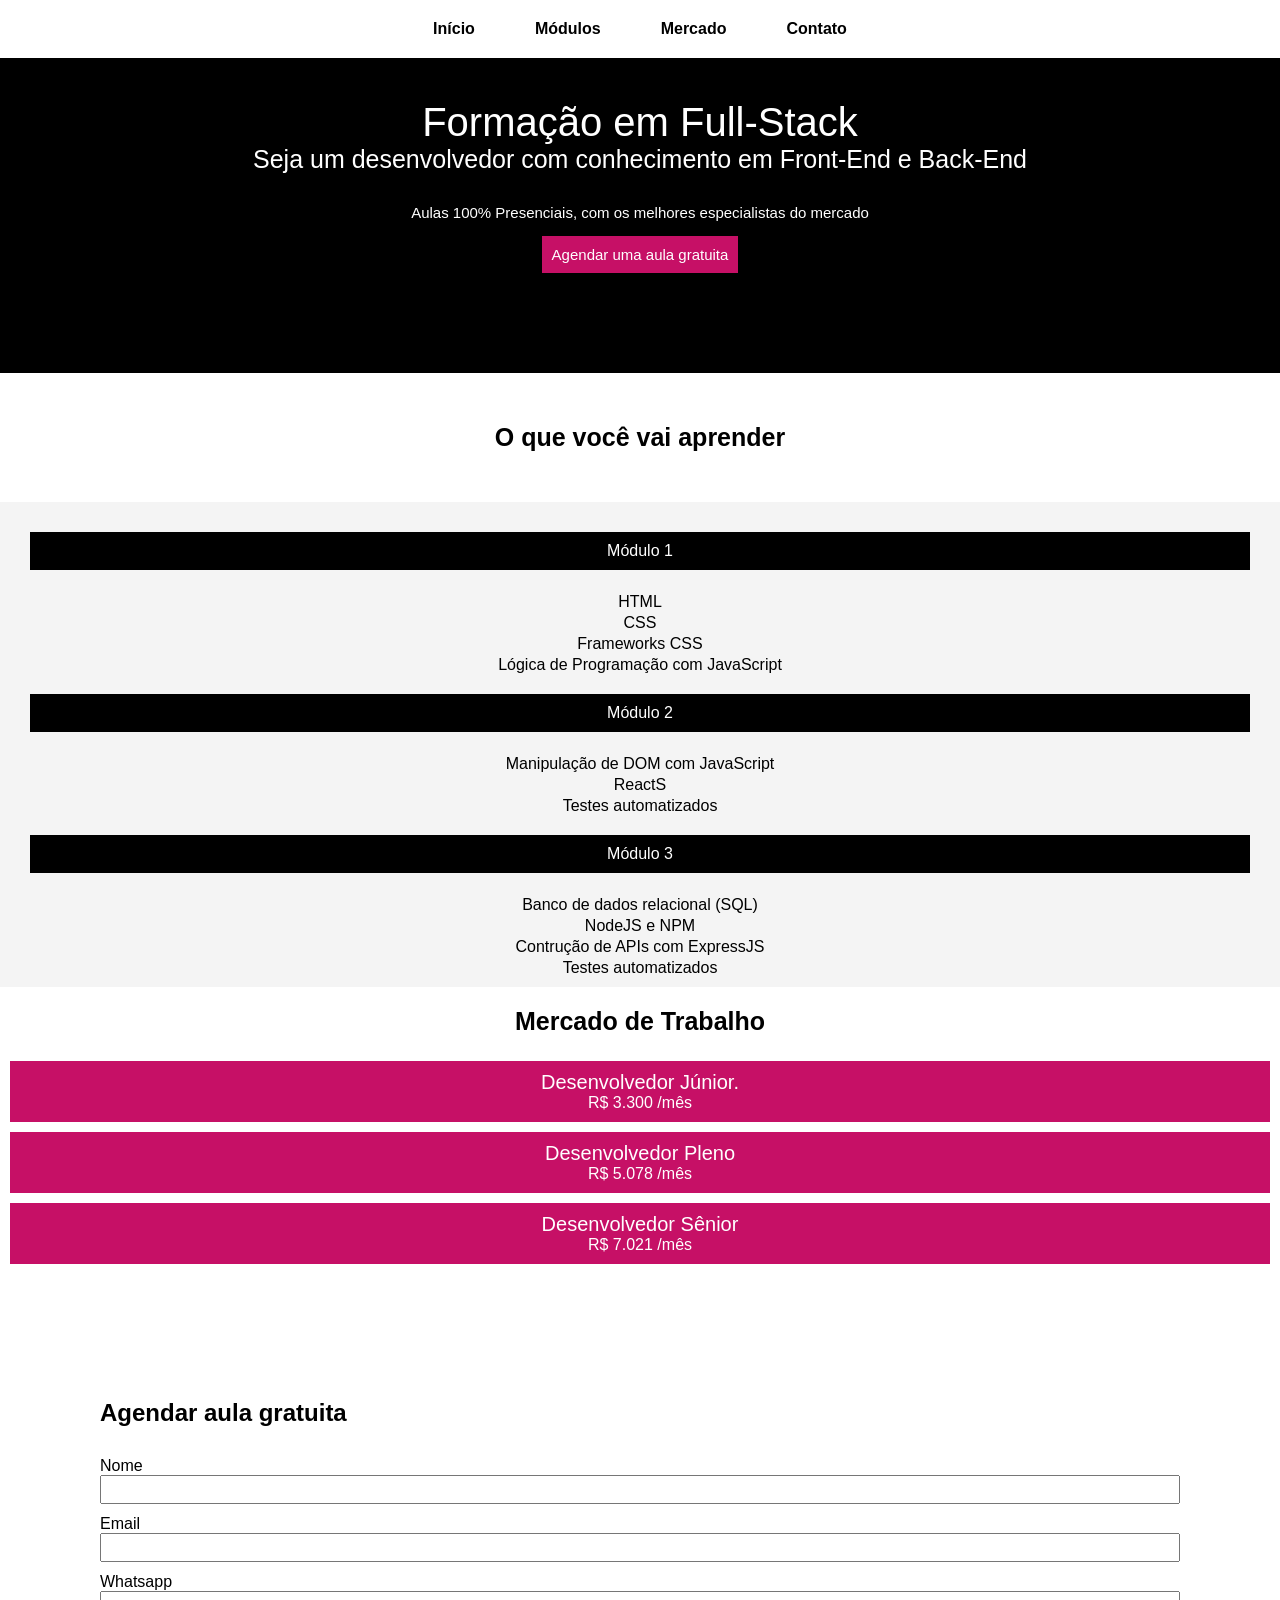
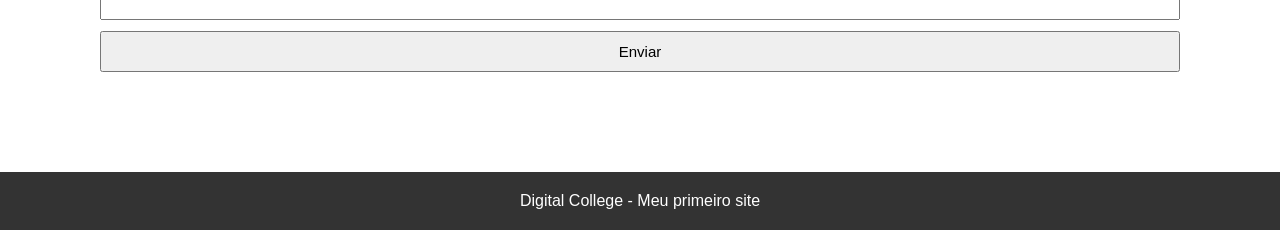
<file: Project_LandPage/index.html>
<!DOCTYPE html>
<html lang="en">

<head>
    <link rel="stylesheet" href="style.css">
    <meta charset="UTF-8">
    <meta name="viewport" content="width=device-width, initial-scale=1.0">
    <title>Landpage</title>
</head>

<body>
    <header>
        <nav>
            <ul class="cabecalho">
                <li>
                    <a href="#">Início</a>
                </li>

                <li>
                    <a href="#">Módulos</a>
                </li>

                <li>
                    <a href="#">Mercado</a>
                </li>

                <li>
                    <a href="#">Contato</a>
                </li>

            </ul>
        </nav>
    </header>

    <main>
        <section class="informations">
            <h1 class="formation">Formação em Full-Stack</h1>
            <p class="ptop">Seja um desenvolvedor com conhecimento em Front-End e Back-End</p>
            <p class="pbottom">Aulas 100% Presenciais, com os melhores especialistas do mercado</p>
            <a href="" class="agendar">Agendar uma aula gratuita</a>
        </section>

        <section class="about">
            <div class="title">
                <h1>O que você vai aprender</h1>
            </div>
            <div class="modules">
                <div class="module">
                    <p>Módulo 1</p>
                </div>

                <ul>
                    <li>HTML</li>
                    <li>CSS</li>
                    <li>Frameworks CSS</li>
                    <li>Lógica de Programação com JavaScript</li>
                </ul>

                <div class="module">
                    <p>Módulo 2</p>
                </div>

                <ul>
                    <li>Manipulação de DOM com JavaScript</li>
                    <li>ReactS</li>
                    <li>Testes automatizados</li>
                </ul>

                <div class="module">
                    <p>Módulo 3</p>
                </div>

                <ul>
                    <li>Banco de dados relacional (SQL)</li>
                    <li>NodeJS e NPM</li>
                    <li>Contrução de APIs com ExpressJS</li>
                    <li>Testes automatizados</li>
                </ul>
            </div>

        </section>

        <section class="job">
            <h1>Mercado de Trabalho</h1>
            <div class="class-job">
                <h2>Desenvolvedor Júnior.</h2>
                <p>R$ 3.300 /mês</p>
            </div>
            <div class="class-job">
                <h2>Desenvolvedor Pleno</h2>
                <p>R$ 5.078 /mês</p>
            </div>
            <div class="class-job">
                <h2>Desenvolvedor Sênior</h2>
                <p>R$ 7.021 /mês</p>
            </div>
        </section>

        <section class="schedule">
            <h1>Agendar aula gratuita</h1>
            <h2>Nome</h2>
            <input type="text" name="" id="">
            <h2>Email</h2>
            <input type="text" name="" id="">
            <h2>Whatsapp</h2>
            <input type="text" name="" id="">

            <button>Enviar</button>
        </section>
    </main>

    <footer>
        <div>
            <h1>Digital College - Meu primeiro site</h1>
        </div>
    </footer>
</body>

</html>
</file>
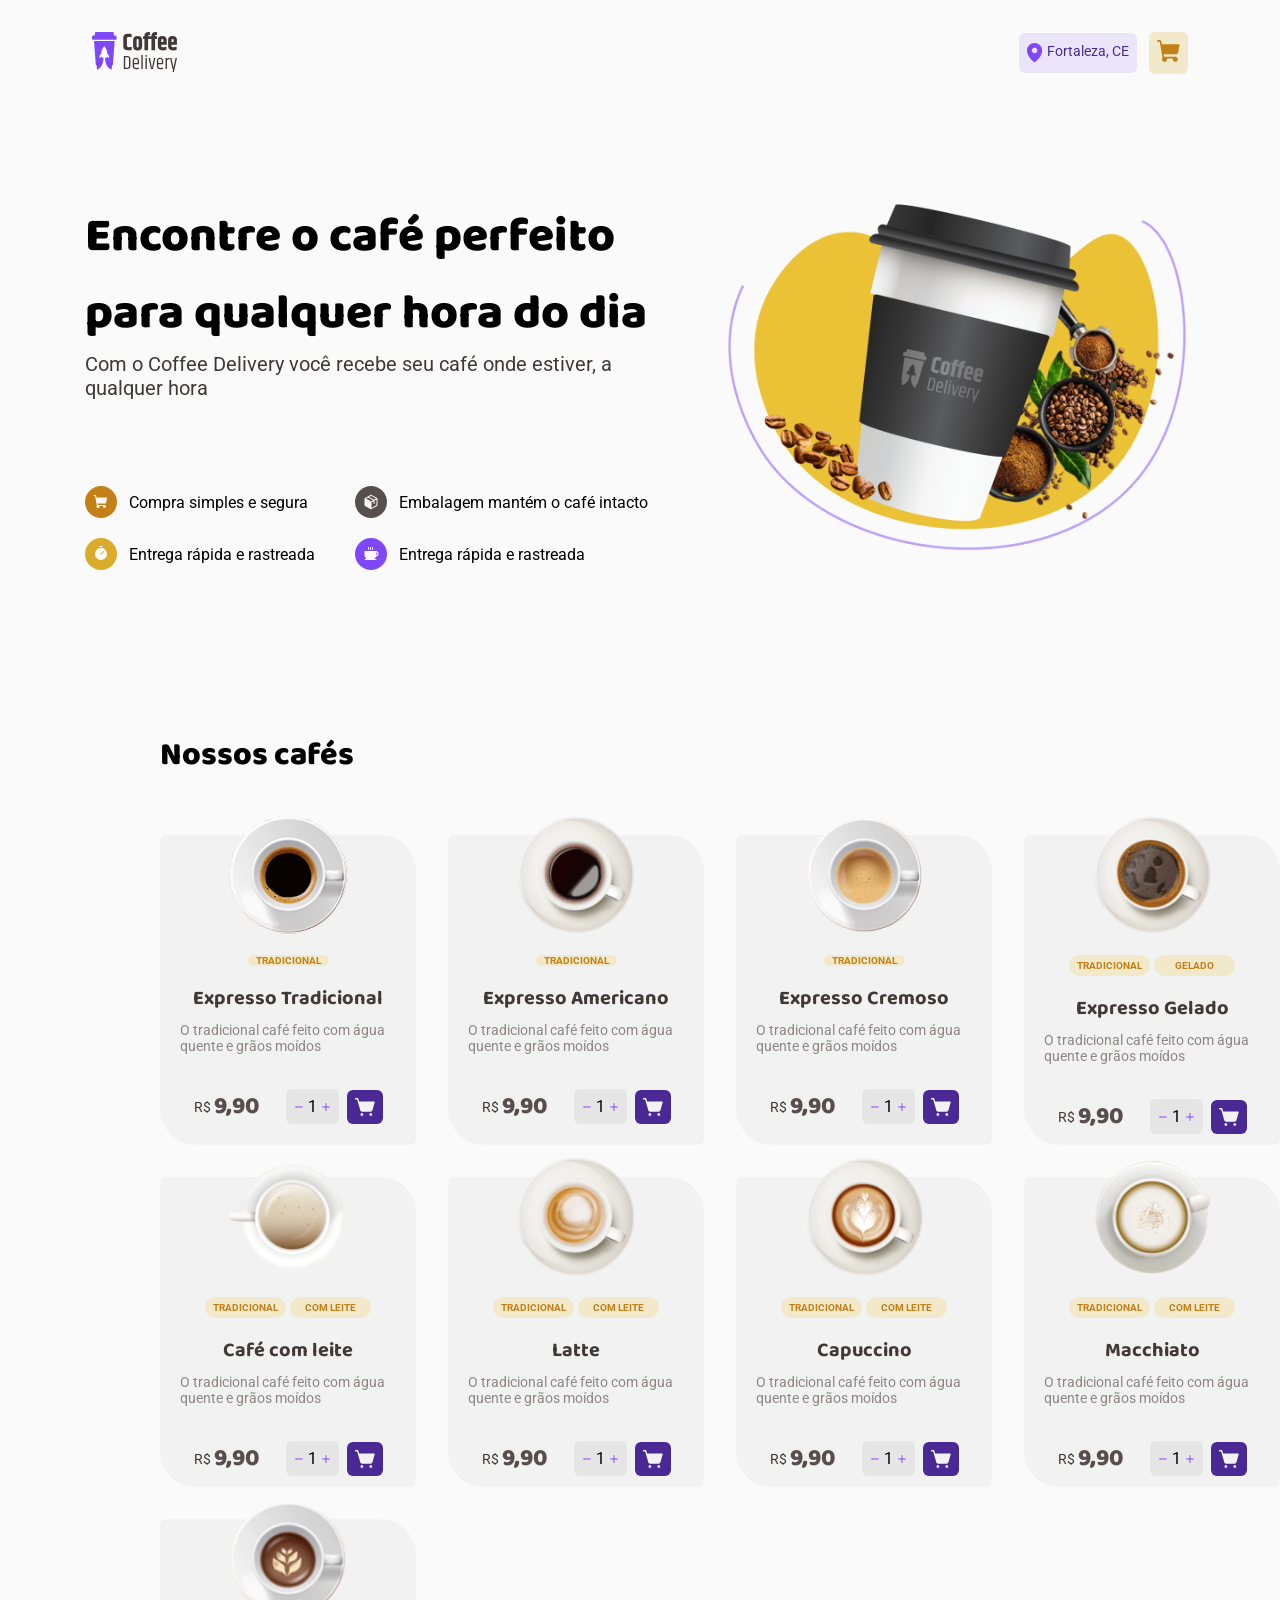
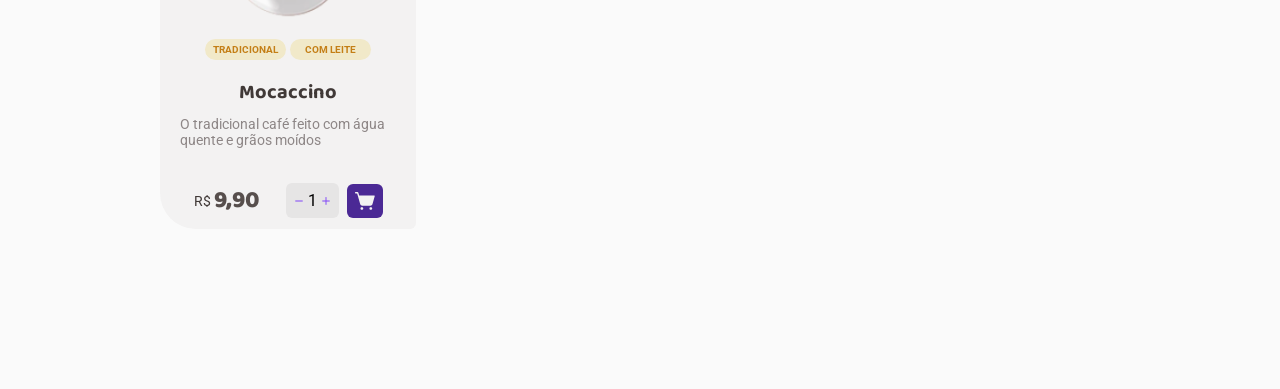
<file: projeto.html>
<!DOCTYPE html>
<html lang="pt-br">

<head>
    <meta charset="UTF-8">
    <meta name="viewport" content="width=device-width, initial-scale=1.0">
    <title>Projeto-Coffe</title>
    <link rel="stylesheet" href="projeto.css">
    <link rel="preconnect" href="https://fonts.googleapis.com">
    <link rel="preconnect" href="https://fonts.gstatic.com" crossorigin>
    <link
        href="https://fonts.googleapis.com/css2?family=Baloo+2:wght@400..800&family=Roboto:ital,wght@0,100..900;1,100..900&display=swap"
        rel="stylesheet">
</head>

<body>
    <header>
        <img src="Logo.svg" alt="logo" class="logo" id="logo">
        <div class="box-loc">

            <div class="loc">
                <img src="./Vector (1).svg" alt="">
                <span>Fortaleza, CE</span>
            </div>

            <div class="box-carrinho">
                <img src="Vector.svg" alt="" id="carrinho">
            </div>

        </div>
    </header>
    <main>
        <section class="sec-left">
            <h1>Encontre o café perfeito para qualquer hora do dia</h1>
            <p class="paragrafo">Com o Coffee Delivery você recebe seu café onde estiver, a qualquer hora</p>

            <div class="icons-section">
                <div class="icon-left">
                    <div class="box-icons">
                        <img src="/Icon.svg" alt="" id="icon-main">
                        <p>Compra simples e segura</p>
                    </div>

                    <div class="box-icons">
                        <img src="/timer.svg" alt="" id="icon-main">
                        <p>Entrega rápida e rastreada</p>
                    </div>

                </div>

                <div class="icon-right">
                    <div class="box-icons">
                        <img src="/Icon (1).svg" alt="" id="icon-main">
                        <p>Embalagem mantém o café intacto</p>
                    </div>

                    <div class="box-icons">
                        <img src="/coffe.svg" alt="" id="icon-main">
                        <p>Entrega rápida e rastreada</p>
                    </div>

                </div>
            </div>


        </section>

        <section class="sec-right">
            <img src="/Imagem.svg" alt="" id="coffe">
        </section>
    </main>

    <section class="Coffe-list">
        <h1 class="our-coffe">Nossos cafés</h1>
        <div class="list">

            <div class="item tradicional">
                <img src="/Coffe-list/Tradicional.png" alt="" class="foto">
                <div class="type">
                    <p>TRADICIONAL</p>
                </div>

                <h2>Expresso Tradicional</h2>
                <div></div>
                <p class="description">O tradicional café feito com água quente e grãos moídos</p>

                <div class="buying">
                    <p class="simbol">R$</p>
                    <p class="price"> 9,90</p>
                    <div class="put-itens">
                        <img src="Coffe-list/Icon2.svg" alt="">
                        <p>1</p>
                        <img src="/Coffe-list/Icon.svg" alt="">
                    </div>
                    <div class="box-carrinho-list">
                        <img src="/Coffe-list/carrinho.svg" alt="">
                    </div>
                </div>
            </div>

            <div class="item tradicional">
                <img src="/Imagens/Americano.svg" alt="" class="foto">
                <div class="type">
                    <p>TRADICIONAL</p>
                </div>

                <h2>Expresso Americano</h2>
                <div></div>
                <p class="description">O tradicional café feito com água quente e grãos moídos</p>

                <div class="buying">
                    <p class="simbol">R$</p>
                    <p class="price"> 9,90</p>
                    <div class="put-itens">
                        <img src="/Coffe-list/Icon2.svg" alt="">
                        <p>1</p>
                        <img src="/Coffe-list/Icon.svg" alt="">
                    </div>
                    <div class="box-carrinho-list">
                        <img src="/Coffe-list/carrinho.svg" alt="">
                    </div>
                </div>
            </div>

            <div class="item tradicional">
                <img src="/Imagens/Cremoso.svg" alt="" class="foto">
                <div class="type">
                    <p>TRADICIONAL</p>
                </div>

                <h2>Expresso Cremoso</h2>
                <div></div>
                <p class="description">O tradicional café feito com água quente e grãos moídos</p>

                <div class="buying">
                    <p class="simbol">R$</p>
                    <p class="price"> 9,90</p>
                    <div class="put-itens">
                        <img src="/Coffe-list/Icon2.svg" alt="">
                        <p>1</p>
                        <img src="/Coffe-list/Icon.svg" alt="">
                    </div>
                    <div class="box-carrinho-list">
                        <img src="/Coffe-list/carrinho.svg" alt="">
                    </div>
                </div>
            </div>

            <div class="item tradicional">
                <img src="/Imagens/Gelado.svg" alt="" class="foto">
                <div class="type-coffe">
                    <div class="type">
                        <p>TRADICIONAL</p>
                    </div>

                    <div class="type">
                        <p>GELADO</p>
                    </div>
                </div>

                <h2>Expresso Gelado</h2>
                <div></div>
                <p class="description">O tradicional café feito com água quente e grãos moídos</p>

                <div class="buying">
                    <p class="simbol">R$</p>
                    <p class="price"> 9,90</p>
                    <div class="put-itens">
                        <img src="/Coffe-list/Icon2.svg" alt="">
                        <p>1</p>
                        <img src="/Coffe-list/Icon.svg" alt="">
                    </div>
                    <div class="box-carrinho-list">
                        <img src="/Coffe-list/carrinho.svg" alt="">
                    </div>
                </div>
            </div>

            <div class="item tradicional">
                <img src="/Imagens/Leite.svg" alt="" class="foto">

                <div class="type-coffe">
                    <div class="type">
                        <p>TRADICIONAL</p>
                    </div>

                    <div class="type">
                        <p>COM LEITE</p>
                    </div>
                </div>

                <h2>Café com leite</h2>
                <div></div>
                <p class="description">O tradicional café feito com água quente e grãos moídos</p>

                <div class="buying">
                    <p class="simbol">R$</p>
                    <p class="price"> 9,90</p>
                    <div class="put-itens">
                        <img src="/Coffe-list/Icon2.svg" alt="">
                        <p>1</p>
                        <img src="/Coffe-list/Icon.svg" alt="">
                    </div>
                    <div class="box-carrinho-list">
                        <img src="/Coffe-list/carrinho.svg" alt="">
                    </div>
                </div>
            </div>

            <div class="item tradicional">
                <img src="/Imagens/Latte.svg" alt="" class="foto">
                <div class="type-coffe">
                    <div class="type">
                        <p>TRADICIONAL</p>
                    </div>

                    <div class="type">
                        <p>COM LEITE</p>
                    </div>
                </div>

                <h2>Latte</h2>
                <div></div>
                <p class="description">O tradicional café feito com água quente e grãos moídos</p>

                <div class="buying">
                    <p class="simbol">R$</p>
                    <p class="price"> 9,90</p>
                    <div class="put-itens">
                        <img src="/Coffe-list/Icon2.svg" alt="">
                        <p>1</p>
                        <img src="/Coffe-list/Icon.svg" alt="">
                    </div>
                    <div class="box-carrinho-list">
                        <img src="/Coffe-list/carrinho.svg" alt="">
                    </div>
                </div>
            </div>
            <div class="item tradicional">
                <img src="/Imagens/Capuccino.svg" alt="" class="foto">
                <div class="type-coffe">
                    <div class="type">
                        <p>TRADICIONAL</p>
                    </div>

                    <div class="type">
                        <p>COM LEITE</p>
                    </div>
                </div>

                <h2>Capuccino</h2>
                <div></div>
                <p class="description">O tradicional café feito com água quente e grãos moídos</p>

                <div class="buying">
                    <p class="simbol">R$</p>
                    <p class="price"> 9,90</p>
                    <div class="put-itens">
                        <img src="/Coffe-list/Icon2.svg" alt="">
                        <p>1</p>
                        <img src="/Coffe-list/Icon.svg" alt="">
                    </div>
                    <div class="box-carrinho-list">
                        <img src="/Coffe-list/carrinho.svg" alt="">
                    </div>
                </div>
            </div>
            <div class="item tradicional">
                <img src="/Imagens/Macchiato.svg" alt="" class="foto">
                <div class="type-coffe">
                    <div class="type">
                        <p>TRADICIONAL</p>
                    </div>

                    <div class="type">
                        <p>COM LEITE</p>
                    </div>
                </div>

                <h2>Macchiato</h2>
                <div></div>
                <p class="description">O tradicional café feito com água quente e grãos moídos</p>

                <div class="buying">
                    <p class="simbol">R$</p>
                    <p class="price"> 9,90</p>
                    <div class="put-itens">
                        <img src="/Coffe-list/Icon2.svg" alt="">
                        <p>1</p>
                        <img src="/Coffe-list/Icon.svg" alt="">
                    </div>
                    <div class="box-carrinho-list">
                        <img src="/Coffe-list/carrinho.svg" alt="">
                    </div>
                </div>
            </div>
            <div class="item tradicional">
                <img src="/Imagens/Mocaccino.svg" alt="" class="foto">
                <div class="type-coffe">
                    <div class="type">
                        <p>TRADICIONAL</p>
                    </div>

                    <div class="type">
                        <p>COM LEITE</p>
                    </div>
                </div>

                <h2>Mocaccino</h2>
                <div></div>
                <p class="description">O tradicional café feito com água quente e grãos moídos</p>

                <div class="buying">
                    <p class="simbol">R$</p>
                    <p class="price"> 9,90</p>
                    <div class="put-itens">
                        <img src="/Coffe-list/Icon2.svg" alt="">
                        <p>1</p>
                        <img src="/Coffe-list/Icon.svg" alt="">
                    </div>
                    <div class="box-carrinho-list">
                        <img src="/Coffe-list/carrinho.svg" alt="">
                    </div>
                </div>
            </div>

        </div>

    </section>

</body>

</html>
</file>
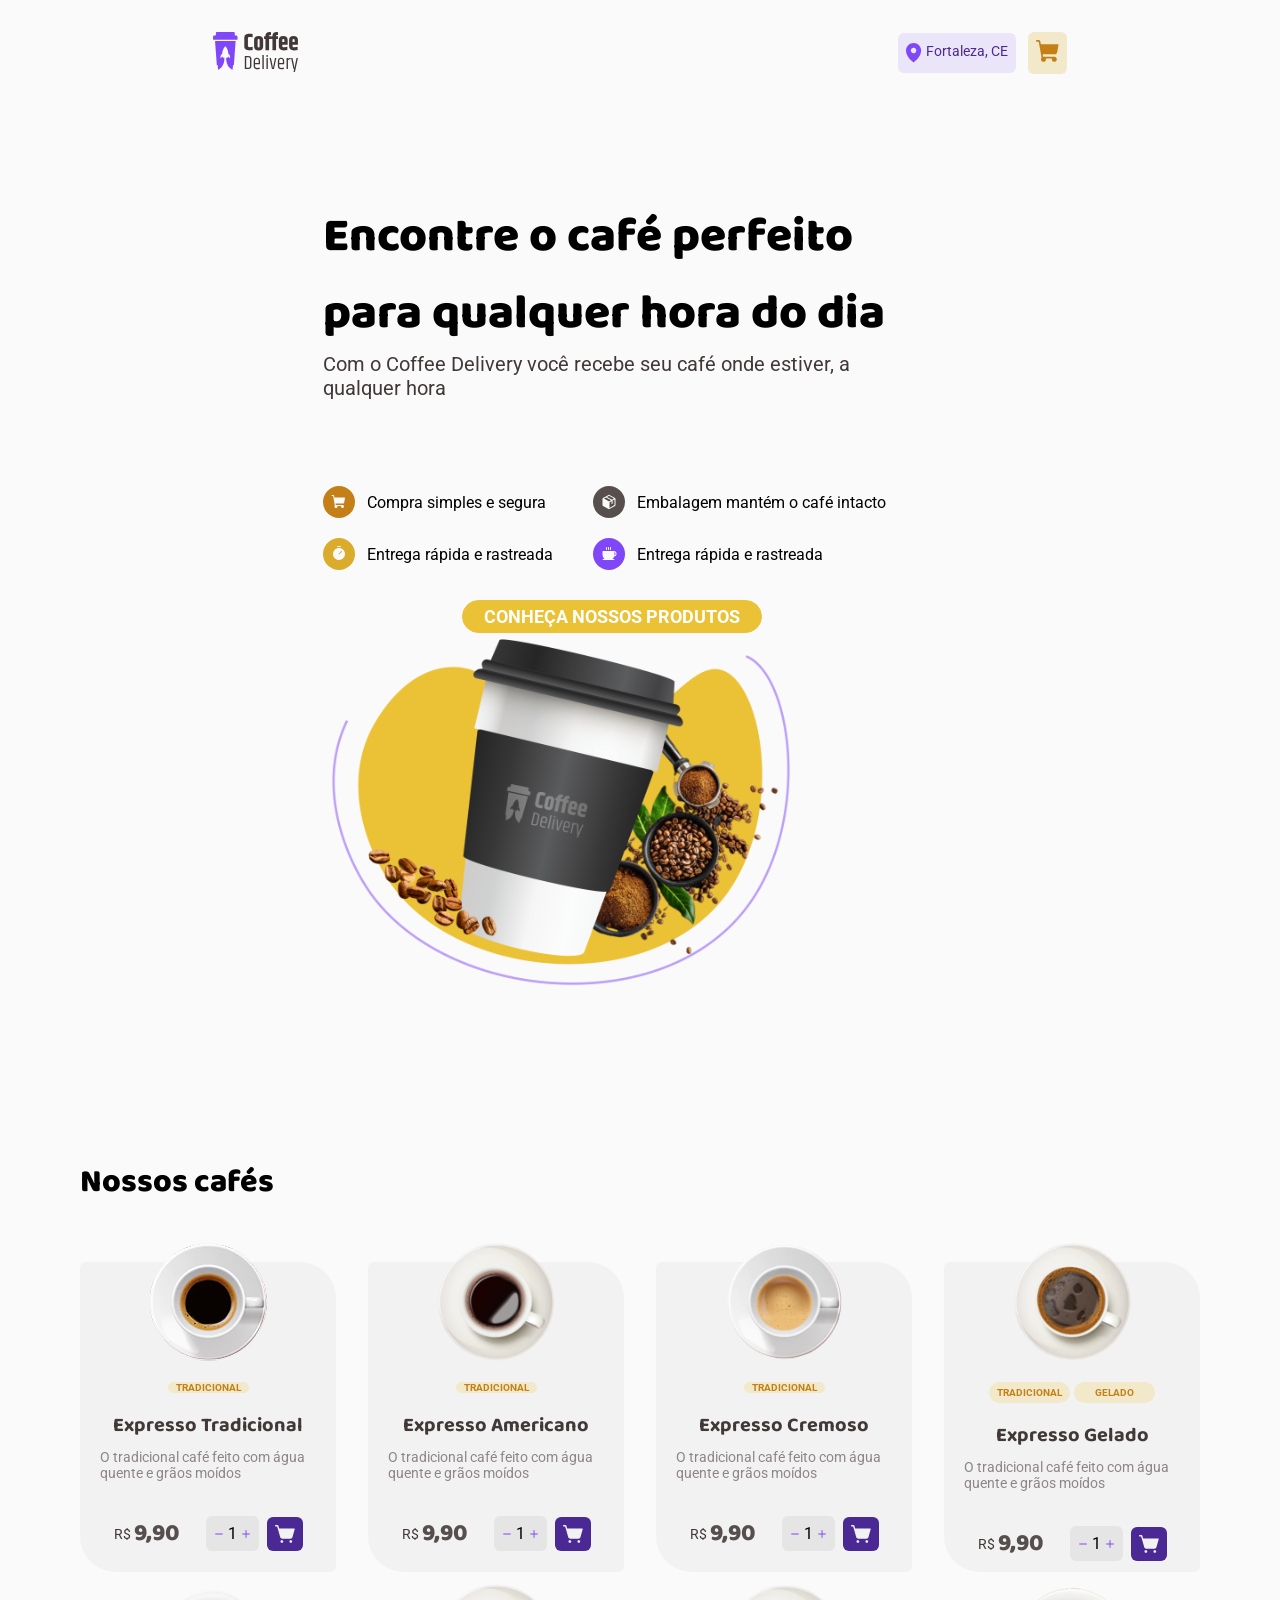
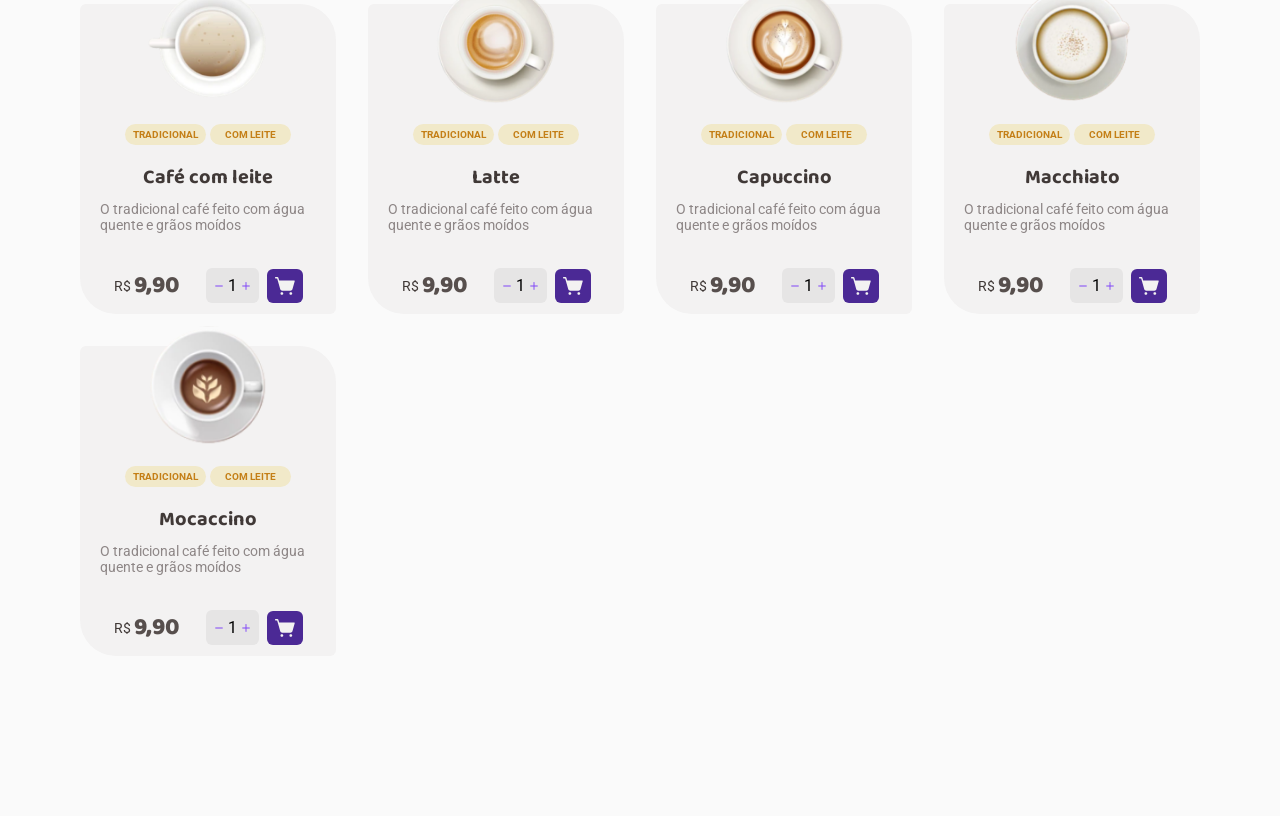
<file: Coffe_Files/projeto.html>
<!DOCTYPE html>
<html lang="pt-br">

<head>
    <meta charset="UTF-8">
    <meta name="viewport" content="width=device-width, initial-scale=1.0">
    <title>Projeto-Coffe</title>
    <link rel="stylesheet" href="projeto.css">
    <link rel="preconnect" href="https://fonts.googleapis.com">
    <link rel="preconnect" href="https://fonts.gstatic.com" crossorigin>
    <link
        href="https://fonts.googleapis.com/css2?family=Baloo+2:wght@400..800&family=Roboto:ital,wght@0,100..900;1,100..900&display=swap"
        rel="stylesheet">
    <link rel="stylesheet" href="https://cdnjs.cloudflare.com/ajax/libs/animate.css/4.1.1/animate.min.css" />
</head>

<body>
    <header>
        <img src="/Logo.svg" alt="logo" class="logo" id="logo">
        <div class="box-loc">

            <div class="loc">
                <img src="/Vector (1).svg" alt="">
                <span>Fortaleza, CE</span>
            </div>

            <div class="box-carrinho">
                <img src="/Vector.svg" alt="" id="carrinho">
            </div>
        </div>
    </header>
    <main>
        <section class="sec-left">
            <h1>Encontre o café perfeito para qualquer hora do dia</h1>
            <p class="paragrafo">Com o Coffee Delivery você recebe seu café onde estiver, a qualquer hora</p>

            <div class="icons-section">
                <div class="icon-left">
                    <div class="box-icons">
                        <img src="/Icon.svg" alt="" id="icon-main">
                        <p>Compra simples e segura</p>
                    </div>

                    <div class="box-icons">
                        <img src="/timer.svg" alt="" id="icon-main">
                        <p>Entrega rápida e rastreada</p>
                    </div>

                </div>

                <div class="icon-right">
                    <div class="box-icons">
                        <img src="/Icon (1).svg" alt="" id="icon-main">
                        <p>Embalagem mantém o café intacto</p>
                    </div>

                    <div class="box-icons">
                        <img src="/coffe.svg" alt="" id="icon-main">
                        <p>Entrega rápida e rastreada</p>
                    </div>

                </div>
            </div>

            <div class="knowourproduct">
                <a href="/Coffe_Files/Products.html">CONHEÇA NOSSOS PRODUTOS</a>
            </div>

        </section>

        <section class="sec-right">
            <img src="/Imagem.svg" alt="" id="coffe">
        </section>
    </main>

    <section class="Coffe-list">
        <h1 class="our-coffe">Nossos cafés</h1>
        <div class="list">

            <div class="item tradicional">
                <img src="/Coffe-list/Tradicional.png" alt="" class="foto">
                <div class="type">
                    <p>TRADICIONAL</p>
                </div>

                <h2>Expresso Tradicional</h2>
                <div></div>
                <p class="description">O tradicional café feito com água quente e grãos moídos</p>

                <div class="buying">
                    <p class="simbol">R$</p>
                    <p class="price"> 9,90</p>
                    <div class="put-itens">
                        <img src="/Coffe-list/Icon2.svg" alt="">
                        <p>1</p>
                        <img src="/Coffe-list/Icon.svg" alt="">
                    </div>
                    <div class="box-carrinho">
                        <img src="/Coffe-list/carrinho.svg" alt="">
                    </div>
                </div>
            </div>

            <div class="item tradicional">
                <img src="/Imagens/Americano.svg" alt="" class="foto">
                <div class="type">
                    <p>TRADICIONAL</p>
                </div>

                <h2>Expresso Americano</h2>
                <div></div>
                <p class="description">O tradicional café feito com água quente e grãos moídos</p>

                <div class="buying">
                    <p class="simbol">R$</p>
                    <p class="price"> 9,90</p>
                    <div class="put-itens">
                        <img src="/Coffe-list/Icon2.svg" alt="">
                        <p>1</p>
                        <img src="/Coffe-list/Icon.svg" alt="">
                    </div>
                    <div class="box-carrinho">
                        <img src="/Coffe-list/carrinho.svg" alt="">
                    </div>
                </div>
            </div>

            <div class="item tradicional">
                <img src="/Imagens/Cremoso.svg" alt="" class="foto">
                <div class="type">
                    <p>TRADICIONAL</p>
                </div>

                <h2>Expresso Cremoso</h2>
                <div></div>
                <p class="description">O tradicional café feito com água quente e grãos moídos</p>

                <div class="buying">
                    <p class="simbol">R$</p>
                    <p class="price"> 9,90</p>
                    <div class="put-itens">
                        <img src="/Coffe-list/Icon2.svg" alt="">
                        <p>1</p>
                        <img src="/Coffe-list/Icon.svg" alt="">
                    </div>
                    <div class="box-carrinho">
                        <img src="/Coffe-list/carrinho.svg" alt="">
                    </div>
                </div>
            </div>

            <div class="item tradicional">
                <img src="/Imagens/Gelado.svg" alt="" class="foto">
                <div class="type-coffe">
                    <div class="type">
                        <p>TRADICIONAL</p>
                    </div>

                    <div class="type">
                        <p>GELADO</p>
                    </div>
                </div>

                <h2>Expresso Gelado</h2>
                <div></div>
                <p class="description">O tradicional café feito com água quente e grãos moídos</p>

                <div class="buying">
                    <p class="simbol">R$</p>
                    <p class="price"> 9,90</p>
                    <div class="put-itens">
                        <img src="/Coffe-list/Icon2.svg" alt="">
                        <p>1</p>
                        <img src="/Coffe-list/Icon.svg" alt="">
                    </div>
                    <div class="box-carrinho">
                        <img src="/Coffe-list/carrinho.svg" alt="">
                    </div>
                </div>
            </div>

            <div class="item tradicional">
                <img src="/Imagens/Leite.svg" alt="" class="foto">

                <div class="type-coffe">
                    <div class="type">
                        <p>TRADICIONAL</p>
                    </div>

                    <div class="type">
                        <p>COM LEITE</p>
                    </div>
                </div>

                <h2>Café com leite</h2>
                <div></div>
                <p class="description">O tradicional café feito com água quente e grãos moídos</p>

                <div class="buying">
                    <p class="simbol">R$</p>
                    <p class="price"> 9,90</p>
                    <div class="put-itens">
                        <img src="/Coffe-list/Icon2.svg" alt="">
                        <p>1</p>
                        <img src="/Coffe-list/Icon.svg" alt="">
                    </div>
                    <div class="box-carrinho">
                        <img src="/Coffe-list/carrinho.svg" alt="">
                    </div>
                </div>
            </div>

            <div class="item tradicional">
                <img src="/Imagens/Latte.svg" alt="" class="foto">
                <div class="type-coffe">
                    <div class="type">
                        <p>TRADICIONAL</p>
                    </div>

                    <div class="type">
                        <p>COM LEITE</p>
                    </div>
                </div>

                <h2>Latte</h2>
                <div></div>
                <p class="description">O tradicional café feito com água quente e grãos moídos</p>

                <div class="buying">
                    <p class="simbol">R$</p>
                    <p class="price"> 9,90</p>
                    <div class="put-itens">
                        <img src="/Coffe-list/Icon2.svg" alt="">
                        <p>1</p>
                        <img src="/Coffe-list/Icon.svg" alt="">
                    </div>
                    <div class="box-carrinho">
                        <img src="/Coffe-list/carrinho.svg" alt="">
                    </div>
                </div>
            </div>
            <div class="item tradicional">
                <img src="/Imagens/Capuccino.svg" alt="" class="foto">
                <div class="type-coffe">
                    <div class="type">
                        <p>TRADICIONAL</p>
                    </div>

                    <div class="type">
                        <p>COM LEITE</p>
                    </div>
                </div>

                <h2>Capuccino</h2>
                <div></div>
                <p class="description">O tradicional café feito com água quente e grãos moídos</p>

                <div class="buying">
                    <p class="simbol">R$</p>
                    <p class="price"> 9,90</p>
                    <div class="put-itens">
                        <img src="/Coffe-list/Icon2.svg" alt="">
                        <p>1</p>
                        <img src="/Coffe-list/Icon.svg" alt="">
                    </div>
                    <div class="box-carrinho">
                        <img src="/Coffe-list/carrinho.svg" alt="">
                    </div>
                </div>
            </div>
            <div class="item tradicional">
                <img src="/Imagens/Macchiato.svg" alt="" class="foto">
                <div class="type-coffe">
                    <div class="type">
                        <p>TRADICIONAL</p>
                    </div>

                    <div class="type">
                        <p>COM LEITE</p>
                    </div>
                </div>

                <h2>Macchiato</h2>
                <div></div>
                <p class="description">O tradicional café feito com água quente e grãos moídos</p>

                <div class="buying">
                    <p class="simbol">R$</p>
                    <p class="price"> 9,90</p>
                    <div class="put-itens">
                        <img src="/Coffe-list/Icon2.svg" alt="">
                        <p>1</p>
                        <img src="/Coffe-list/Icon.svg" alt="">
                    </div>
                    <div class="box-carrinho">
                        <img src="/Coffe-list/carrinho.svg" alt="">
                    </div>
                </div>
            </div>
            <div class="item tradicional">
                <img src="/Imagens/Mocaccino.svg" alt="" class="foto">
                <div class="type-coffe">
                    <div class="type">
                        <p>TRADICIONAL</p>
                    </div>

                    <div class="type">
                        <p>COM LEITE</p>
                    </div>
                </div>

                <h2>Mocaccino</h2>
                <div></div>
                <p class="description">O tradicional café feito com água quente e grãos moídos</p>

                <div class="buying">
                    <p class="simbol">R$</p>
                    <p class="price"> 9,90</p>
                    <div class="put-itens">
                        <img src="/Coffe-list/Icon2.svg" alt="">
                        <p>1</p>
                        <img src="/Coffe-list/Icon.svg" alt="">
                    </div>
                    <div class="box-carrinho">
                        <img src="/Coffe-list/carrinho.svg" alt="">
                    </div>
                </div>
            </div>

        </div>

    </section>

</body>

</html>
</file>
<file: Project_LandPage/style.css>
* {
    margin: 0;
    padding: 0;
    box-sizing: border-box;
    font-family: 'Franklin Gothic Medium', 'Arial Narrow', Arial, sans-serif
}

header {
    padding: 20px;
    position: fixed;
    top: 0;
    display: flex;
    justify-content: center;
    width: 100%;
    background-color: white;
}

header nav .cabecalho {
    display: flex;
    align-items: center;
    justify-content: center;
    list-style: none;
}

header nav .cabecalho a {
    text-decoration: none;
    color: black;
    font-weight: 700;
    padding: 20px 30px;
    border-radius: 10px;
}

header nav .cabecalho a:hover {
    background-color: #C61066;
    color: white;
}

.informations {
    display: flex;
    flex-direction: column;
    padding: 100px;
    align-items: center;
    justify-content: center;
    background-color: black;
    color: white;
}

.informations h1 {
    font-weight: 200;
    font-size: 40px;
}

.informations .ptop {
    font-size: 25px;
    font-weight: 100;
    margin-bottom: 30px;
}

.informations .pbottom {
    font-size: 15px;
    font-weight: 100;
    margin-bottom: 15px;
}

.informations .agendar {
    background-color: #C61066;
    padding: 10px;
    font-size: 15px;
    font-weight: 100;
    text-decoration: none;
    color: white;
}

.informations .agendar:hover {
    padding: 12px;
    font-size: 16px;
    transition: 500ms;
}

.about {
    display: flex;
    flex-direction: column;
}

.about .title {
    display: flex;
    align-items: center;
    justify-content: center;
    padding: 50px;
}

.about .title h1 {
    font-weight: 700;
    font-size: 25px;
}

.about .modules {
    background-color: #F4F4F4;
    padding: 10px;
}

.about .modules .module {
    display: flex;
    justify-content: center;
    background-color: black;
    margin: 20px;
    padding: 10px;
    color: white;
}


.about ul {
    display: flex;
    flex-direction: column;
    justify-content: center;
    align-items: center;
    list-style: none;
}

.about ul li {
    margin-top: 3px;
}

.about ul li:hover {
    font-size: 17px;
}

.job {
    text-align: center;
    display: flex;
    flex-direction: column;
}

.job h1 {
    font-weight: 700;
    font-size: 25px;
    padding: 20px;
}

.job .class-job {
    display: flex;
    flex-direction: column;
    align-items: center;
    justify-content: center;
    background-color: #C61066;
    margin: 0 20px;
    padding: 10px;
    color: white;
    margin: 5px 10px;
}

.job .class-job h2 {
    font-size: 20px;
    font-weight: 300;
}

.job .class-job p {
    font-weight: 300;
}

.schedule {
    padding: 100px 100px;
}

.schedule h1 {
    font-size: 24px;
    font-weight: 600;
    font-family: Arial, Helvetica, sans-serif;
    padding: 30px 0px;
}

.schedule h2 {
    font-size: 16px;
    font-weight: 100;
    font-family: Arial;
}

.schedule input {
    width: 100%;
    padding: 5px;
    margin-bottom: 11px;
}

.schedule button {
    width: 100%;
    padding: 10px;
    font-size: 15px;
    font-weight: lighter;
}

footer div {
    background-color: #333333;
    display: flex;
    justify-content: center;

}

footer div h1 {
    font-size: 16px;
    font-family: Arial, Helvetica, sans-serif;
    color: white;
    font-weight: lighter;
    padding: 20px;
}
</file>
<file: projeto.css>
* {
    margin: 0;
    border: 0;
    padding: 0;
    outline: 0;
    box-sizing: border-box;
}

body {
    height: 100vh;
    width: 100%;
    font-family: 'Roboto';
    background-color: #FAFAFA;
}


header {
    display: flex;
    justify-content: center;
    gap: 842px;
    padding: 32px 0px;
}

#logo {
    height: 40px;
}


header .box-loc {
    display: flex;
    align-items: center;
}

header .box-loc .loc {
    display: flex;
    background-color: #EBE5F9;
    padding: 10px 8px;
    text-wrap: nowrap;
    gap: 4px;
    border-radius: 6px;
    color: #4B2995;
    margin-right: 12px;
    font-size: 14px;
    font-weight: 400;
}

header .box-loc .box-carrinho {
    background-color: #F1E9C9;
    padding: 8px;
    border-radius: 6px;
}

#carrinho {
    height: 22px;
}

main {
    display: flex;
    justify-content: center;
    margin-top: 92px;
}

main .sec-left {
    width: 578px;
    margin-right: 56px;
}

main .sec-left h1 {
    font-size: 48px;
    font-family: 'Baloo 2', cursive;
    font-weight: 800;
}

main .sec-left .paragrafo {
    font-size: 20px;
    font-weight: 400;
    font-family: 'Roboto', regular;
    color: #403937;
}

main .sec-left .icons-section {
    display: flex;
    gap: 40px;
    font-size: 16px;
    margin-top: 66px;
}

main .sec-left .icons-section .box-icons {
    display: flex;
    margin-top: 20px;
    align-items: center;
}

main .sec-left .icons-section .box-icons #icon-main {
    margin-right: 12px;
}

#coffe {
    width: 476px;
}

.Coffe-list .our-coffe {
    font-size: 32px;
    font-family: 'Baloo 2', cursive;
    font-weight: 800;
}

.Coffe-list {
    display: flex;
    flex-direction: column;
    padding: 160px;
}
.Coffe-list .list{
    margin-top: 54px;
    display: grid;
    grid-template-columns: repeat(4, 1fr);
    gap: 32px;
}

.Coffe-list .list .item {
    display: flex;
    flex-direction: column;
    align-items: center;
    height: 310px;
    width: 256px;
    background-color: #F3F2F2;
    border-bottom-left-radius: 36px;
    border-top-right-radius: 36px;
    border-bottom-right-radius: 6px;
    border-top-left-radius: 6px;
    padding-inline: 20px;
    position: relative;
    padding-top: 120px;
    padding-bottom: 20px;
}

.Coffe-list .list .item .foto {
    position: absolute;
    top: -20px;
}

.Coffe-list .list .item .type-coffe{
    display: flex;
    justify-content: center;
    gap: 4px;
}

.Coffe-list .list .item .type {
    display: flex;
    font-size: 10px;
    font-family: 'Roboto', regular;
    font-weight: 700;
    color: #C47F17;
    background-color: #F1E9C9;
    height: 21px;
    width: 81px;
    border-radius: 100px;
    align-items: center;
    justify-content: center;
}


.Coffe-list .list .item h2 {
    font-size: 20px;
    font-family: 'Baloo 2', cursive;
    color: #403937;
    font-weight: 700;
    margin-top: 16px;
}

.Coffe-list .list .item .description {
    margin-top: 8px;
    font-size: 14px;
    font-family: 'Roboto';
    font-weight: 400;
    color: #8D8686;
}

.Coffe-list .list .item .buying {
    display: flex;
    align-items: center;
    margin-top: 33px;
}


.Coffe-list .list .item .buying .simbol {
    font-size: 14px;
    font-family: 'Roboto';
    color: #403937;
    margin-right: 3px;
}

.Coffe-list .list .item .buying .price {
    font-size: 24px;
    font-family: 'Baloo 2', cursive;
    font-weight: 800;
    color: #574F4D;
    margin-right: 26px;
}

.Coffe-list .list .item .buying .put-itens {
    display: flex;
    align-items: center;
    gap: 4px;
    padding: 8px;
    background-color: #E6E5E5;
    border-radius: 6px;
    font-size: 16px;
    margin-right: 8px;
}

.Coffe-list .list .item .buying .put-itens img {
    height: 10px;
}

.Coffe-list .list .item .buying .box-carrinho-list {
    background-color: #4B2995;
    padding: 8px;
    border-radius: 6px;
    display: flex;
    align-items: center;
    justify-content: center;
}
</file>
<file: Coffe_Files/projeto.css>
* {
    margin: 0;
    border: 0;
    padding: 0;
    outline: 0;
    box-sizing: border-box;
}

body {
    height: 100vh;
    width: 100%;
    font-family: 'Roboto';
    background-color: #FAFAFA;
    display: flex;
    align-items: center;
    flex-direction: column;
}


header {
    display: flex;
    justify-content: center;
    gap: 842px;
    padding: 32px 0px;
}

#logo {
    height: 40px;
}


header .box-loc {
    display: flex;
    align-items: center;
}

header .box-loc .loc {
    display: flex;
    background-color: #EBE5F9;
    padding: 10px 8px;
    text-wrap: nowrap;
    gap: 4px;
    border-radius: 6px;
    color: #4B2995;
    margin-right: 12px;
    font-size: 14px;
    font-weight: 400;
}

header .box-loc .box-carrinho {
    background-color: #F1E9C9;
    padding: 8px;
    border-radius: 6px;
}

#carrinho {
    height: 22px;
}

main {
    display: flex;
    justify-content: center;
    margin-top: 92px;
}

main .sec-left {
    display: flex;
    flex-direction: column;
    width: 578px;
    margin-right: 56px;
}

main .sec-left h1 {
    font-size: 48px;
    font-family: 'Baloo 2', cursive;
    font-weight: 800;
}

main .sec-left .paragrafo {
    font-size: 20px;
    font-weight: 400;
    font-family: 'Roboto', regular;
    color: #403937;
}

main .sec-left .icons-section {
    display: flex;
    gap: 40px;
    font-size: 16px;
    margin-top: 66px;
}

main .sec-left .icons-section .box-icons {
    display: flex;
    margin-top: 20px;
    align-items: center;
}

main .sec-left .icons-section .box-icons #icon-main {
    margin-right: 12px;
}

main .sec-left .knowourproduct {
    align-self: center;
    display: flex;
    align-items: center;
    justify-content: center;
    border: 1px solid #EBC136;
    background-color: #EBC136;
    width: 300px;
    padding: 5px;
    border-radius: 30px;
    margin-top: 30px;
}


main .sec-left .knowourproduct:hover {
    padding: 6px;
    width: 310px;
    background-color: #ebc136f2;
}

main .sec-left .knowourproduct a {
    text-decoration: none;
    color: white;
    font-size: 18px;
    font-weight: 700;

}

.Coffe-list {
    display: flex;
    flex-direction: column;
    padding: 160px;
}

.Coffe-list .our-coffe {
    font-size: 32px;
    font-family: 'Baloo 2', cursive;
    font-weight: 800;
}


.Coffe-list .list {
    margin-top: 54px;
    display: grid;
    grid-template-columns: repeat(4, 1fr);
    gap: 32px;
}

.Coffe-list .list .item {
    display: flex;
    flex-direction: column;
    align-items: center;
    height: 310px;
    width: 256px;
    background-color: #F3F2F2;
    border-bottom-left-radius: 36px;
    border-top-right-radius: 36px;
    border-bottom-right-radius: 6px;
    border-top-left-radius: 6px;
    padding-inline: 20px;
    position: relative;
    padding-top: 120px;
    padding-bottom: 20px;
}


.Coffe-list .list .item .foto {
    position: absolute;
    top: -20px;
}

.Coffe-list .list .item:hover .foto {
    animation: bounceIn 1s;
    animation-iteration-count: infinite;
}

.Coffe-list .list .item .type-coffe {
    display: flex;
    justify-content: center;
    gap: 4px;
}

.Coffe-list .list .item .type {
    display: flex;
    font-size: 10px;
    font-family: 'Roboto', regular;
    font-weight: 700;
    color: #C47F17;
    background-color: #F1E9C9;
    height: 21px;
    width: 81px;
    border-radius: 100px;
    align-items: center;
    justify-content: center;
}


.Coffe-list .list .item h2 {
    font-size: 20px;
    font-family: 'Baloo 2', cursive;
    color: #403937;
    font-weight: 700;
    margin-top: 16px;
}

.Coffe-list .list .item .description {
    margin-top: 8px;
    font-size: 14px;
    font-family: 'Roboto';
    font-weight: 400;
    color: #8D8686;
}

.Coffe-list .list .item .buying {
    display: flex;
    align-items: center;
    margin-top: 33px;
}


.Coffe-list .list .item .buying .simbol {
    font-size: 14px;
    font-family: 'Roboto';
    color: #403937;
    margin-right: 3px;
}

.Coffe-list .list .item .buying .price {
    font-size: 24px;
    font-family: 'Baloo 2', cursive;
    font-weight: 800;
    color: #574F4D;
    margin-right: 26px;
}

.Coffe-list .list .item .buying .put-itens {
    display: flex;
    align-items: center;
    gap: 4px;
    padding: 8px;
    background-color: #E6E5E5;
    border-radius: 6px;
    font-size: 16px;
    margin-right: 8px;
}

.Coffe-list .list .item .buying .put-itens img {
    height: 10px;
}

.Coffe-list .list .item .buying .box-carrinho img {
    background-color: #4B2995;
    padding: 8px;
    border-radius: 6px;
    display: flex;
    align-items: center;
    justify-content: center;
}

@media (width <=1300px) {
    header {
        gap: 600px;
    }
    
    main {
        display: grid;
    }
}

@media (width <=1000px) {
    header {
        gap: 450px;
    }

    .Coffe-list {
        display: flex;
    }

    .Coffe-list .list {
        display: grid;
        grid-template-columns: repeat(2, 1fr);
    }
}
</file>
